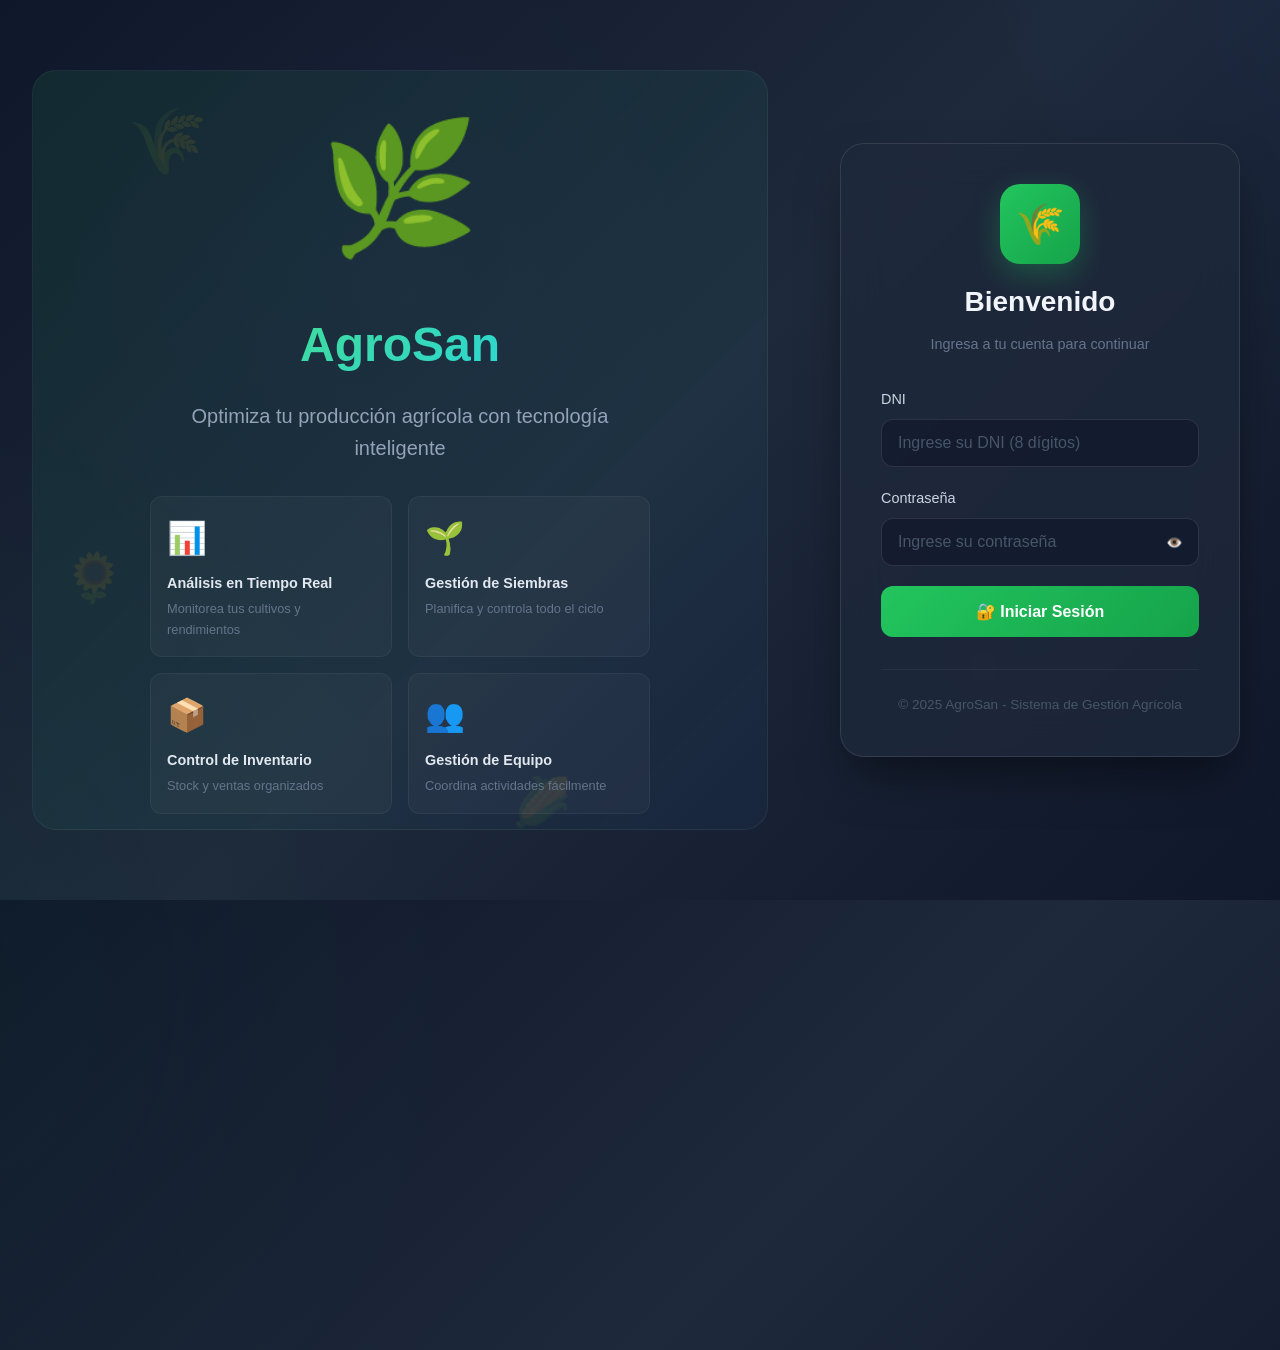
<file: Frontend/index.html>
<!DOCTYPE html>
<html lang="es">
<head>
  <meta charset="UTF-8">
  <meta name="viewport" content="width=device-width, initial-scale=1.0">
  <title>AgroSan - Inicio de Sesión</title>
  <link rel="stylesheet" href="css/styles.css">
  <style>
    .login-page {
      min-height: 100vh;
      display: flex;
      background: linear-gradient(135deg, #0f172a 0%, #1e293b 50%, #0f172a 100%);
      position: relative;
      overflow: hidden;
    }
    
    /* Elementos decorativos de fondo */
    .login-page::before {
      content: '';
      position: absolute;
      top: -50%;
      left: -50%;
      width: 200%;
      height: 200%;
      background: 
        radial-gradient(circle at 20% 80%, rgba(34, 197, 94, 0.15) 0%, transparent 25%),
        radial-gradient(circle at 80% 20%, rgba(59, 130, 246, 0.1) 0%, transparent 25%),
        radial-gradient(circle at 40% 40%, rgba(168, 85, 247, 0.08) 0%, transparent 20%);
      animation: float 20s ease-in-out infinite;
    }
    
    @keyframes float {
      0%, 100% { transform: translate(0, 0) rotate(0deg); }
      33% { transform: translate(2%, 2%) rotate(1deg); }
      66% { transform: translate(-1%, 1%) rotate(-1deg); }
    }
    
    /* Panel izquierdo con imagen */
    .login-left {
      flex: 1;
      display: flex;
      flex-direction: column;
      justify-content: center;
      align-items: center;
      padding: 3rem;
      position: relative;
      z-index: 1;
    }
    
    .login-left::before {
      content: '';
      position: absolute;
      inset: 2rem;
      background: linear-gradient(135deg, rgba(34, 197, 94, 0.1), rgba(59, 130, 246, 0.05));
      border-radius: 24px;
      border: 1px solid rgba(255,255,255,0.05);
    }
    
    .hero-content {
      position: relative;
      z-index: 1;
      text-align: center;
      color: white;
      max-width: 500px;
    }
    
    .hero-icon {
      font-size: 8rem;
      margin-bottom: 1rem;
      animation: bounce 3s ease-in-out infinite;
    }
    
    @keyframes bounce {
      0%, 100% { transform: translateY(0); }
      50% { transform: translateY(-10px); }
    }
    
    .hero-title {
      font-size: 3rem;
      font-weight: 800;
      margin: 0;
      background: linear-gradient(135deg, #4ade80, #22d3ee);
      -webkit-background-clip: text;
      -webkit-text-fill-color: transparent;
      background-clip: text;
    }
    
    .hero-subtitle {
      font-size: 1.25rem;
      color: #94a3b8;
      margin: 1rem 0 2rem 0;
    }
    
    .features {
      display: grid;
      grid-template-columns: repeat(2, 1fr);
      gap: 1rem;
      margin-top: 2rem;
    }
    
    .feature {
      background: rgba(255,255,255,0.03);
      border: 1px solid rgba(255,255,255,0.05);
      border-radius: 12px;
      padding: 1rem;
      text-align: left;
    }
    
    .feature-icon {
      font-size: 2rem;
      margin-bottom: 0.5rem;
    }
    
    .feature-title {
      font-weight: 600;
      color: #e2e8f0;
      margin: 0 0 0.25rem 0;
      font-size: 0.9rem;
    }
    
    .feature-desc {
      color: #64748b;
      font-size: 0.8rem;
      margin: 0;
    }
    
    /* Panel derecho con login */
    .login-right {
      width: 480px;
      display: flex;
      align-items: center;
      justify-content: center;
      padding: 2rem;
      position: relative;
      z-index: 1;
    }
    
    .login-card {
      width: 100%;
      max-width: 400px;
      background: rgba(30, 41, 59, 0.8);
      backdrop-filter: blur(20px);
      border: 1px solid rgba(255,255,255,0.1);
      border-radius: 24px;
      padding: 2.5rem;
      box-shadow: 0 25px 50px -12px rgba(0, 0, 0, 0.5);
    }
    
    .login-header {
      text-align: center;
      margin-bottom: 2rem;
    }
    
    .login-header .logo {
      width: 80px;
      height: 80px;
      margin: 0 auto 1rem;
      background: linear-gradient(135deg, #22c55e, #16a34a);
      border-radius: 20px;
      display: flex;
      align-items: center;
      justify-content: center;
      font-size: 2.5rem;
      box-shadow: 0 10px 30px rgba(34, 197, 94, 0.3);
    }
    
    .login-header h1 {
      margin: 0;
      font-size: 1.75rem;
      color: #f1f5f9;
    }
    
    .login-header p {
      margin: 0.5rem 0 0 0;
      color: #64748b;
    }
    
    .form-group {
      margin-bottom: 1.25rem;
    }
    
    .form-group label {
      display: block;
      margin-bottom: 0.5rem;
      color: #cbd5e1;
      font-weight: 500;
      font-size: 0.9rem;
    }
    
    .form-group input {
      width: 100%;
      padding: 0.875rem 1rem;
      background: rgba(15, 23, 42, 0.6);
      border: 1px solid rgba(255,255,255,0.1);
      border-radius: 12px;
      color: #f1f5f9;
      font-size: 1rem;
      transition: all 0.3s;
    }
    
    .form-group input:focus {
      outline: none;
      border-color: #22c55e;
      box-shadow: 0 0 0 3px rgba(34, 197, 94, 0.1);
    }
    
    .form-group input::placeholder {
      color: #475569;
    }
    
    .password-input {
      position: relative;
    }
    
    .password-input input {
      padding-right: 3rem;
    }
    
    .toggle-password {
      position: absolute;
      right: 1rem;
      top: 50%;
      transform: translateY(-50%);
      background: none;
      border: none;
      color: #64748b;
      cursor: pointer;
      padding: 0;
    }
    
    .toggle-password:hover {
      color: #94a3b8;
    }
    
    .btn-block {
      width: 100%;
      padding: 1rem;
      background: linear-gradient(135deg, #22c55e, #16a34a);
      border: none;
      border-radius: 12px;
      color: white;
      font-size: 1rem;
      font-weight: 600;
      cursor: pointer;
      transition: all 0.3s;
      display: flex;
      align-items: center;
      justify-content: center;
      gap: 0.5rem;
    }
    
    .btn-block:hover {
      transform: translateY(-2px);
      box-shadow: 0 10px 30px rgba(34, 197, 94, 0.3);
    }
    
    .btn-block:disabled {
      opacity: 0.7;
      cursor: not-allowed;
      transform: none;
    }
    
    .error-message {
      background: rgba(239, 68, 68, 0.1);
      border: 1px solid rgba(239, 68, 68, 0.3);
      color: #fca5a5;
      padding: 0.75rem 1rem;
      border-radius: 8px;
      margin-bottom: 1rem;
      font-size: 0.9rem;
    }
    
    .login-footer {
      text-align: center;
      margin-top: 2rem;
      padding-top: 1.5rem;
      border-top: 1px solid rgba(255,255,255,0.05);
    }
    
    .login-footer p {
      color: #475569;
      font-size: 0.85rem;
      margin: 0;
    }
    
    /* Ilustraciones flotantes */
    .floating-elements {
      position: absolute;
      inset: 0;
      pointer-events: none;
      overflow: hidden;
    }
    
    .floating-element {
      position: absolute;
      opacity: 0.1;
      animation: floatElement 15s ease-in-out infinite;
    }
    
    .floating-element:nth-child(1) { top: 10%; left: 10%; font-size: 4rem; animation-delay: 0s; }
    .floating-element:nth-child(2) { top: 60%; left: 5%; font-size: 3rem; animation-delay: 2s; }
    .floating-element:nth-child(3) { top: 30%; left: 80%; font-size: 3.5rem; animation-delay: 4s; }
    .floating-element:nth-child(4) { top: 70%; left: 75%; font-size: 2.5rem; animation-delay: 6s; }
    .floating-element:nth-child(5) { top: 85%; left: 40%; font-size: 3rem; animation-delay: 8s; }
    
    @keyframes floatElement {
      0%, 100% { transform: translateY(0) rotate(0deg); }
      50% { transform: translateY(-20px) rotate(10deg); }
    }
    
    /* Responsive */
    @media (max-width: 900px) {
      .login-left { display: none; }
      .login-right { width: 100%; }
    }
  </style>
</head>
<body class="login-page">
  <!-- Elementos flotantes decorativos -->
  <div class="floating-elements">
    <div class="floating-element">🌾</div>
    <div class="floating-element">🌻</div>
    <div class="floating-element">🥕</div>
    <div class="floating-element">🍅</div>
    <div class="floating-element">🌽</div>
  </div>

  <!-- Panel izquierdo - Hero -->
  <div class="login-left">
    <div class="hero-content">
      <div class="hero-icon">🌿</div>
      <h1 class="hero-title">AgroSan</h1>
      <p class="hero-subtitle">Optimiza tu producción agrícola con tecnología inteligente</p>
      
      <div class="features">
        <div class="feature">
          <div class="feature-icon">📊</div>
          <h3 class="feature-title">Análisis en Tiempo Real</h3>
          <p class="feature-desc">Monitorea tus cultivos y rendimientos</p>
        </div>
        <div class="feature">
          <div class="feature-icon">🌱</div>
          <h3 class="feature-title">Gestión de Siembras</h3>
          <p class="feature-desc">Planifica y controla todo el ciclo</p>
        </div>
        <div class="feature">
          <div class="feature-icon">📦</div>
          <h3 class="feature-title">Control de Inventario</h3>
          <p class="feature-desc">Stock y ventas organizados</p>
        </div>
        <div class="feature">
          <div class="feature-icon">👥</div>
          <h3 class="feature-title">Gestión de Equipo</h3>
          <p class="feature-desc">Coordina actividades fácilmente</p>
        </div>
      </div>
    </div>
  </div>

  <!-- Panel derecho - Login -->
  <div class="login-right">
    <div class="login-card">
      <div class="login-header">
        <div class="logo">🌾</div>
        <h1>Bienvenido</h1>
        <p>Ingresa a tu cuenta para continuar</p>
      </div>
      
      <form id="loginForm" class="login-form">
        <div class="form-group">
          <label for="dni">DNI</label>
          <input 
            type="text" 
            id="dni" 
            name="dni" 
            placeholder="Ingrese su DNI (8 dígitos)"
            required
            maxlength="8"
            pattern="[0-9]{8}"
            autocomplete="username"
          >
        </div>
        
        <div class="form-group">
          <label for="password">Contraseña</label>
          <div class="password-input">
            <input 
              type="password" 
              id="password" 
              name="password" 
              placeholder="Ingrese su contraseña"
              required
              autocomplete="current-password"
            >
            <button type="button" class="toggle-password" id="togglePassword">
              👁️
            </button>
          </div>
        </div>
        
        <div id="errorMessage" class="error-message" style="display: none;"></div>
        
        <button type="submit" class="btn-block" id="loginBtn">
          <span class="btn-text">🔐 Iniciar Sesión</span>
          <span class="btn-loader" style="display: none;">Cargando...</span>
        </button>
      </form>
      
      <div class="login-footer">
        <p>© 2025 AgroSan - Sistema de Gestión Agrícola</p>
      </div>
    </div>
  </div>
  
  <script src="js/auth.js"></script>
  <script src="js/api.js"></script>
  <script>
    // Toggle password visibility
    document.getElementById('togglePassword').addEventListener('click', function() {
      const passwordInput = document.getElementById('password');
      const type = passwordInput.getAttribute('type') === 'password' ? 'text' : 'password';
      passwordInput.setAttribute('type', type);
      this.textContent = type === 'password' ? '👁️' : '🙈';
    });
    
    // Login form handler
    document.getElementById('loginForm').addEventListener('submit', async function(e) {
      e.preventDefault();
      
      const dni = document.getElementById('dni').value.trim();
      const password = document.getElementById('password').value;
      const errorMessage = document.getElementById('errorMessage');
      const loginBtn = document.getElementById('loginBtn');
      const btnText = loginBtn.querySelector('.btn-text');
      const btnLoader = loginBtn.querySelector('.btn-loader');
      
      // Reset error
      errorMessage.style.display = 'none';
      errorMessage.textContent = '';
      
      // Validate
      if (!dni || !password) {
        showError('Por favor, complete todos los campos');
        return;
      }
      
      if (!/^\d{8}$/.test(dni)) {
        showError('El DNI debe tener 8 dígitos numéricos');
        return;
      }
      
      // Show loading
      btnText.style.display = 'none';
      btnLoader.style.display = 'inline-block';
      loginBtn.disabled = true;
      
      try {
        const user = await AuthService.login(dni, password);
        if (user) {
          window.location.href = 'app.html';
        }
      } catch (error) {
        showError(error.message || 'Error al iniciar sesión. Verifique sus credenciales.');
      } finally {
        btnText.style.display = 'inline';
        btnLoader.style.display = 'none';
        loginBtn.disabled = false;
      }
    });
    
    function showError(message) {
      const errorMessage = document.getElementById('errorMessage');
      errorMessage.textContent = message;
      errorMessage.style.display = 'block';
    }
    
    // Check if already logged in
    if (AuthService.isAuthenticated()) {
      window.location.href = 'app.html';
    }
  </script>
</body>
</html>
</file>
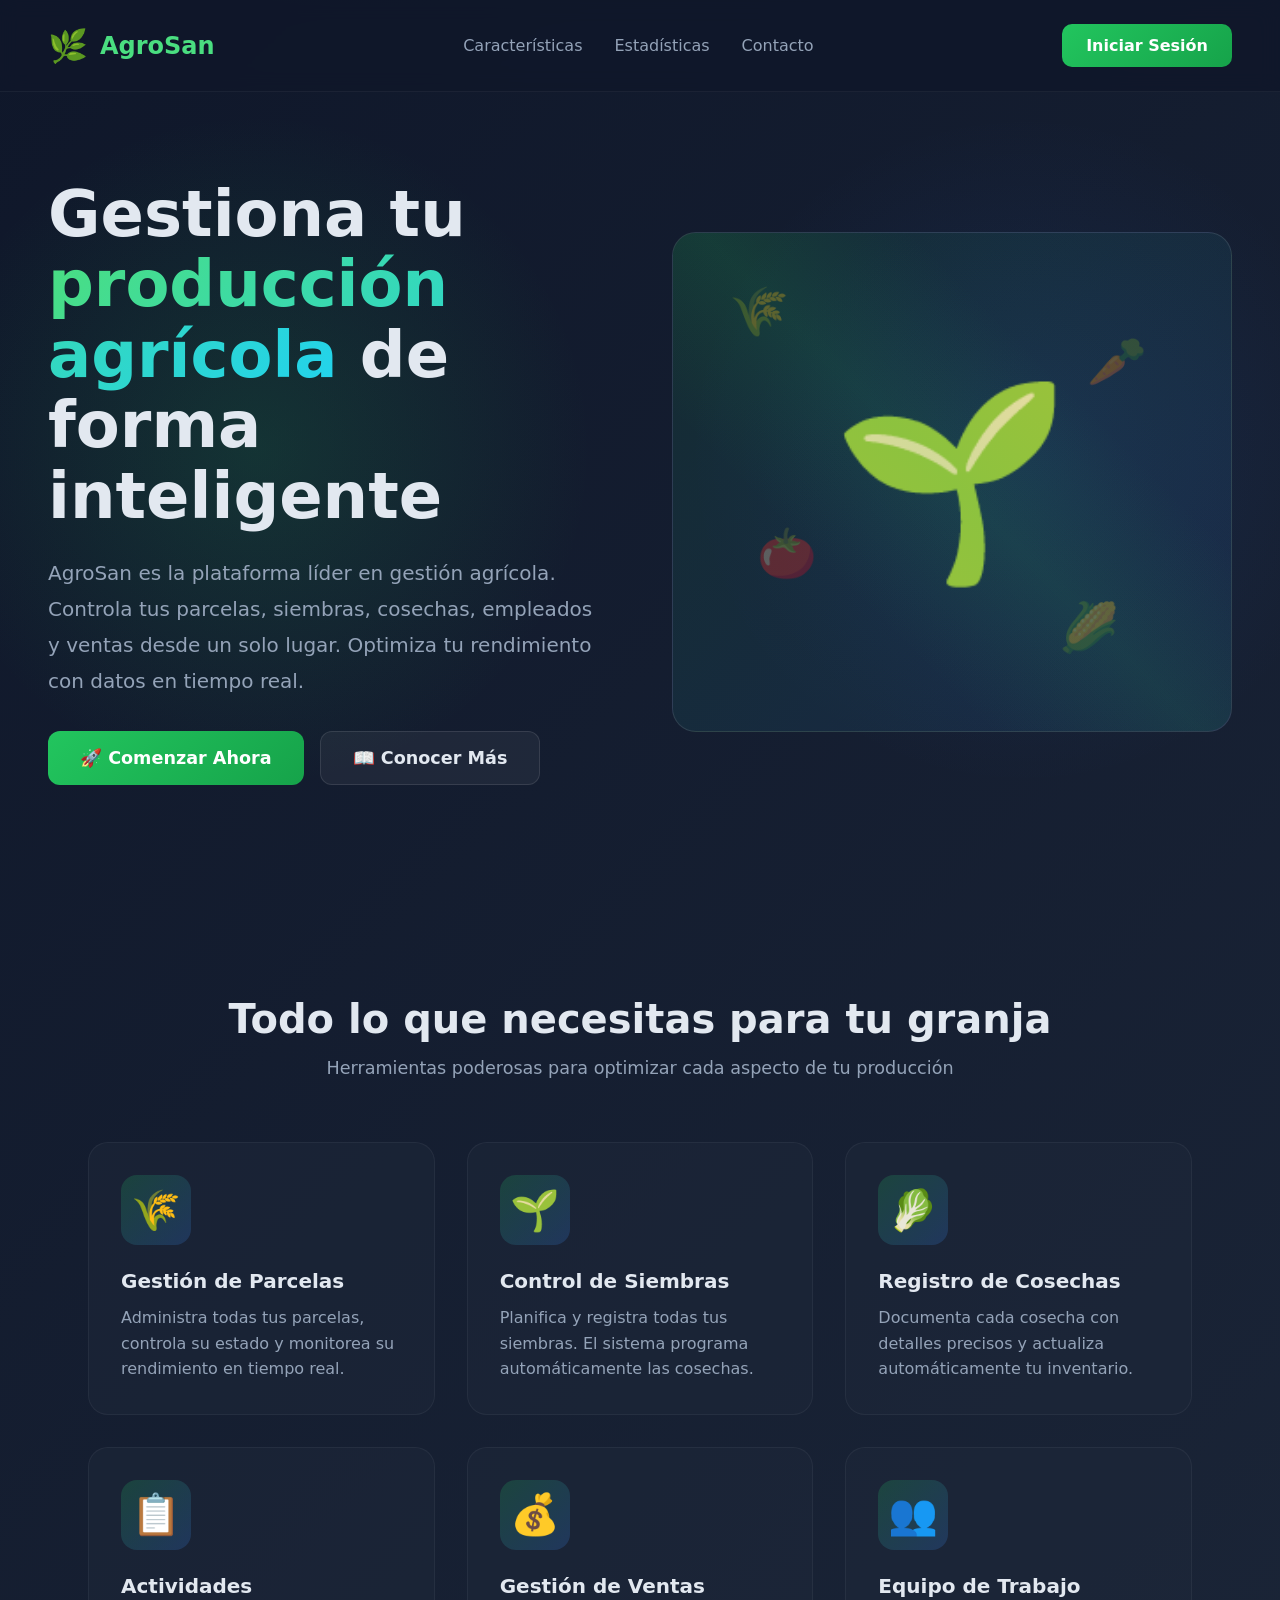
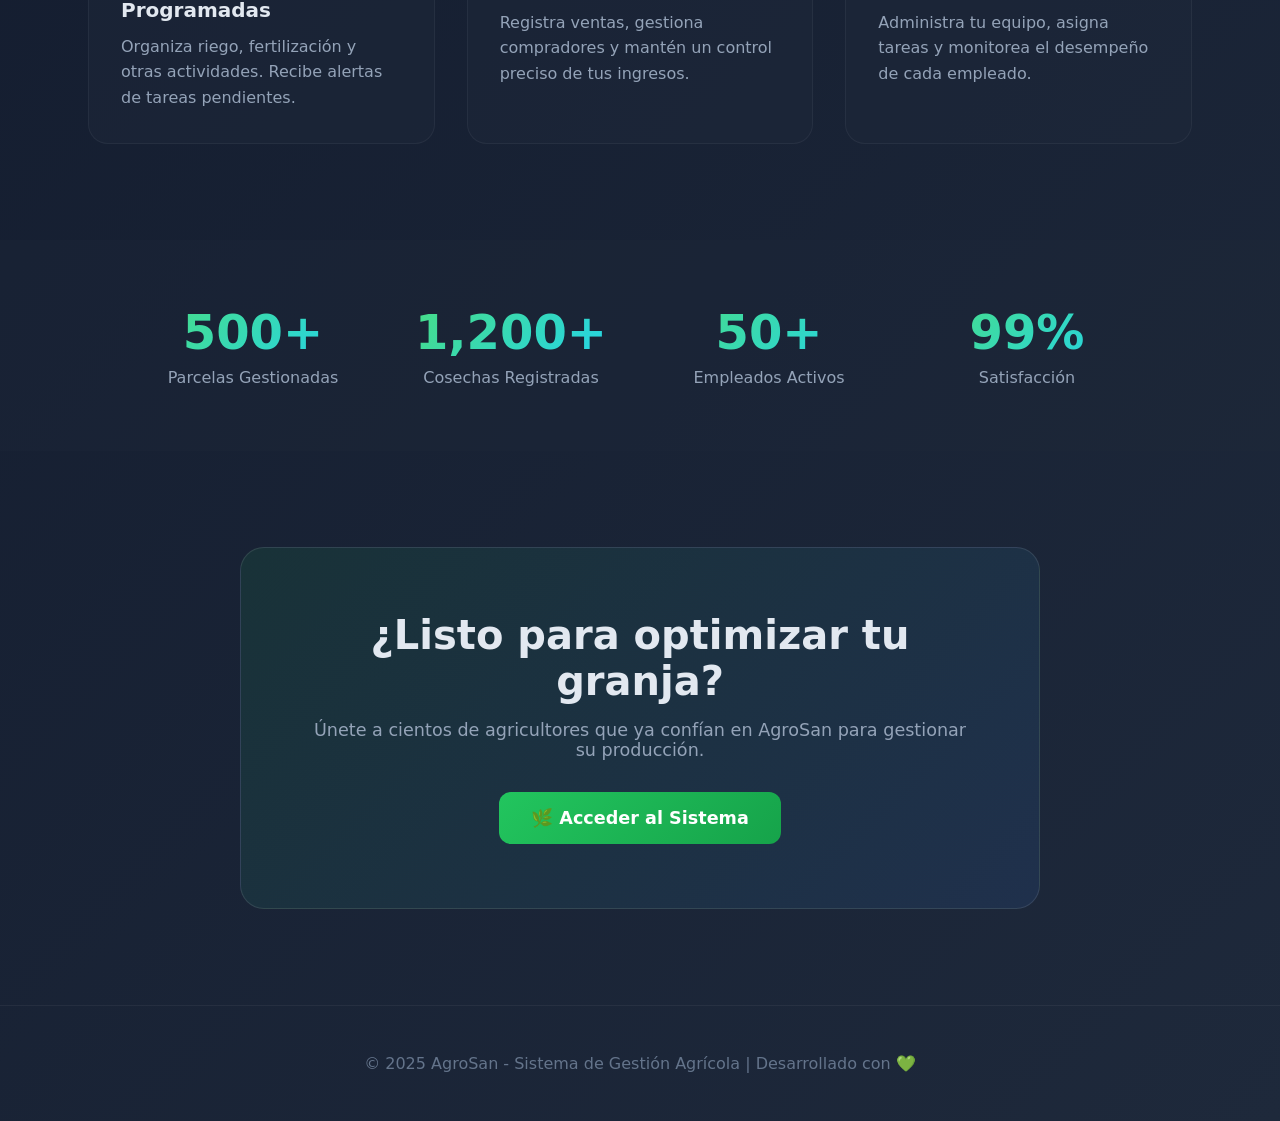
<file: Frontend/inicio/index.html>
<!DOCTYPE html>
<html lang="es">
<head>
  <meta charset="UTF-8" />
  <meta name="viewport" content="width=device-width, initial-scale=1.0" />
  <title>AgroSan - Sistema de Gestión Agrícola</title>
  <style>
    * {
      margin: 0;
      padding: 0;
      box-sizing: border-box;
    }
    
    body {
      font-family: 'Segoe UI', system-ui, -apple-system, sans-serif;
      background: linear-gradient(135deg, #0f172a 0%, #1e293b 100%);
      min-height: 100vh;
      color: #e2e8f0;
      overflow-x: hidden;
    }
    
    /* Header */
    .header {
      padding: 1.5rem 3rem;
      display: flex;
      justify-content: space-between;
      align-items: center;
      position: fixed;
      top: 0;
      left: 0;
      right: 0;
      z-index: 100;
      background: rgba(15, 23, 42, 0.8);
      backdrop-filter: blur(10px);
      border-bottom: 1px solid rgba(255,255,255,0.05);
    }
    
    .logo {
      display: flex;
      align-items: center;
      gap: 0.75rem;
      font-size: 1.5rem;
      font-weight: 700;
      color: #4ade80;
    }
    
    .logo-icon {
      font-size: 2rem;
    }
    
    .nav-links {
      display: flex;
      gap: 2rem;
    }
    
    .nav-links a {
      color: #94a3b8;
      text-decoration: none;
      font-weight: 500;
      transition: color 0.3s;
    }
    
    .nav-links a:hover {
      color: #4ade80;
    }
    
    .btn-login {
      padding: 0.75rem 1.5rem;
      background: linear-gradient(135deg, #22c55e, #16a34a);
      border: none;
      border-radius: 10px;
      color: white;
      font-weight: 600;
      text-decoration: none;
      transition: all 0.3s;
    }
    
    .btn-login:hover {
      transform: translateY(-2px);
      box-shadow: 0 10px 30px rgba(34, 197, 94, 0.3);
    }
    
    /* Hero Section */
    .hero {
      min-height: 100vh;
      display: flex;
      align-items: center;
      justify-content: center;
      padding: 8rem 3rem 4rem;
      position: relative;
    }
    
    .hero::before {
      content: '';
      position: absolute;
      top: 0;
      left: 0;
      right: 0;
      bottom: 0;
      background: 
        radial-gradient(circle at 20% 50%, rgba(34, 197, 94, 0.15) 0%, transparent 30%),
        radial-gradient(circle at 80% 50%, rgba(59, 130, 246, 0.1) 0%, transparent 30%);
      pointer-events: none;
    }
    
    .hero-content {
      max-width: 1200px;
      display: grid;
      grid-template-columns: 1fr 1fr;
      gap: 4rem;
      align-items: center;
      position: relative;
      z-index: 1;
    }
    
    .hero-text h1 {
      font-size: 4rem;
      font-weight: 800;
      line-height: 1.1;
      margin-bottom: 1.5rem;
    }
    
    .hero-text h1 span {
      background: linear-gradient(135deg, #4ade80, #22d3ee);
      -webkit-background-clip: text;
      -webkit-text-fill-color: transparent;
      background-clip: text;
    }
    
    .hero-text p {
      font-size: 1.25rem;
      color: #94a3b8;
      line-height: 1.8;
      margin-bottom: 2rem;
    }
    
    .hero-buttons {
      display: flex;
      gap: 1rem;
    }
    
    .btn-primary {
      padding: 1rem 2rem;
      background: linear-gradient(135deg, #22c55e, #16a34a);
      border: none;
      border-radius: 12px;
      color: white;
      font-size: 1.1rem;
      font-weight: 600;
      text-decoration: none;
      display: inline-flex;
      align-items: center;
      gap: 0.5rem;
      transition: all 0.3s;
    }
    
    .btn-primary:hover {
      transform: translateY(-3px);
      box-shadow: 0 15px 40px rgba(34, 197, 94, 0.4);
    }
    
    .btn-secondary {
      padding: 1rem 2rem;
      background: rgba(255,255,255,0.05);
      border: 1px solid rgba(255,255,255,0.1);
      border-radius: 12px;
      color: #e2e8f0;
      font-size: 1.1rem;
      font-weight: 600;
      text-decoration: none;
      display: inline-flex;
      align-items: center;
      gap: 0.5rem;
      transition: all 0.3s;
    }
    
    .btn-secondary:hover {
      background: rgba(255,255,255,0.1);
      border-color: rgba(255,255,255,0.2);
    }
    
    /* Hero Image/Illustration */
    .hero-visual {
      position: relative;
    }
    
    .hero-image {
      width: 100%;
      height: 500px;
      background: linear-gradient(135deg, rgba(34, 197, 94, 0.1), rgba(59, 130, 246, 0.1));
      border-radius: 24px;
      border: 1px solid rgba(255,255,255,0.1);
      display: flex;
      align-items: center;
      justify-content: center;
      position: relative;
      overflow: hidden;
    }
    
    .hero-image::before {
      content: '';
      position: absolute;
      inset: 0;
      background: 
        linear-gradient(45deg, transparent 30%, rgba(34, 197, 94, 0.1) 50%, transparent 70%);
      animation: shimmer 3s infinite;
    }
    
    @keyframes shimmer {
      0% { transform: translateX(-100%); }
      100% { transform: translateX(100%); }
    }
    
    .hero-emoji {
      font-size: 12rem;
      animation: float 4s ease-in-out infinite;
    }
    
    @keyframes float {
      0%, 100% { transform: translateY(0); }
      50% { transform: translateY(-20px); }
    }
    
    .floating-icons {
      position: absolute;
      inset: 0;
    }
    
    .floating-icon {
      position: absolute;
      font-size: 3rem;
      opacity: 0.3;
      animation: floatIcon 8s ease-in-out infinite;
    }
    
    .floating-icon:nth-child(1) { top: 10%; left: 10%; animation-delay: 0s; }
    .floating-icon:nth-child(2) { top: 20%; right: 15%; animation-delay: 1s; }
    .floating-icon:nth-child(3) { bottom: 30%; left: 15%; animation-delay: 2s; }
    .floating-icon:nth-child(4) { bottom: 15%; right: 20%; animation-delay: 3s; }
    
    @keyframes floatIcon {
      0%, 100% { transform: translateY(0) rotate(0deg); }
      50% { transform: translateY(-15px) rotate(10deg); }
    }
    
    /* Features Section */
    .features {
      padding: 6rem 3rem;
      max-width: 1200px;
      margin: 0 auto;
    }
    
    .section-title {
      text-align: center;
      margin-bottom: 4rem;
    }
    
    .section-title h2 {
      font-size: 2.5rem;
      margin-bottom: 1rem;
    }
    
    .section-title p {
      color: #94a3b8;
      font-size: 1.1rem;
    }
    
    .features-grid {
      display: grid;
      grid-template-columns: repeat(3, 1fr);
      gap: 2rem;
    }
    
    .feature-card {
      background: rgba(30, 41, 59, 0.5);
      border: 1px solid rgba(255,255,255,0.05);
      border-radius: 20px;
      padding: 2rem;
      transition: all 0.3s;
    }
    
    .feature-card:hover {
      transform: translateY(-5px);
      border-color: rgba(74, 222, 128, 0.3);
      box-shadow: 0 20px 40px rgba(0,0,0,0.2);
    }
    
    .feature-icon {
      width: 70px;
      height: 70px;
      background: linear-gradient(135deg, rgba(34, 197, 94, 0.2), rgba(59, 130, 246, 0.2));
      border-radius: 16px;
      display: flex;
      align-items: center;
      justify-content: center;
      font-size: 2.5rem;
      margin-bottom: 1.5rem;
    }
    
    .feature-card h3 {
      font-size: 1.25rem;
      margin-bottom: 0.75rem;
    }
    
    .feature-card p {
      color: #94a3b8;
      line-height: 1.6;
    }
    
    /* Stats Section */
    .stats {
      padding: 4rem 3rem;
      background: rgba(30, 41, 59, 0.3);
    }
    
    .stats-grid {
      max-width: 1000px;
      margin: 0 auto;
      display: grid;
      grid-template-columns: repeat(4, 1fr);
      gap: 2rem;
    }
    
    .stat-item {
      text-align: center;
    }
    
    .stat-value {
      font-size: 3rem;
      font-weight: 800;
      background: linear-gradient(135deg, #4ade80, #22d3ee);
      -webkit-background-clip: text;
      -webkit-text-fill-color: transparent;
      background-clip: text;
    }
    
    .stat-label {
      color: #94a3b8;
      margin-top: 0.5rem;
    }
    
    /* CTA Section */
    .cta {
      padding: 6rem 3rem;
      text-align: center;
    }
    
    .cta-box {
      max-width: 800px;
      margin: 0 auto;
      background: linear-gradient(135deg, rgba(34, 197, 94, 0.1), rgba(59, 130, 246, 0.1));
      border: 1px solid rgba(255,255,255,0.1);
      border-radius: 24px;
      padding: 4rem;
    }
    
    .cta h2 {
      font-size: 2.5rem;
      margin-bottom: 1rem;
    }
    
    .cta p {
      color: #94a3b8;
      font-size: 1.1rem;
      margin-bottom: 2rem;
    }
    
    /* Footer */
    .footer {
      padding: 3rem;
      text-align: center;
      border-top: 1px solid rgba(255,255,255,0.05);
    }
    
    .footer p {
      color: #64748b;
    }
    
    /* Responsive */
    @media (max-width: 900px) {
      .hero-content { grid-template-columns: 1fr; text-align: center; }
      .hero-text h1 { font-size: 2.5rem; }
      .hero-visual { display: none; }
      .hero-buttons { justify-content: center; }
      .features-grid { grid-template-columns: 1fr; }
      .stats-grid { grid-template-columns: repeat(2, 1fr); }
      .nav-links { display: none; }
    }
  </style>
</head>

<body>
  <!-- Header -->
  <header class="header">
    <div class="logo">
      <span class="logo-icon">🌿</span>
      AgroSan
    </div>
    <nav class="nav-links">
      <a href="#features">Características</a>
      <a href="#stats">Estadísticas</a>
      <a href="#contact">Contacto</a>
    </nav>
    <a href="../index.html" class="btn-login">Iniciar Sesión</a>
  </header>

  <!-- Hero Section -->
  <section class="hero">
    <div class="hero-content">
      <div class="hero-text">
        <h1>Gestiona tu <span>producción agrícola</span> de forma inteligente</h1>
        <p>AgroSan es la plataforma líder en gestión agrícola. Controla tus parcelas, siembras, cosechas, empleados y ventas desde un solo lugar. Optimiza tu rendimiento con datos en tiempo real.</p>
        <div class="hero-buttons">
          <a href="../index.html" class="btn-primary">
            🚀 Comenzar Ahora
          </a>
          <a href="#features" class="btn-secondary">
            📖 Conocer Más
          </a>
        </div>
      </div>
      <div class="hero-visual">
        <div class="hero-image">
          <div class="floating-icons">
            <span class="floating-icon">🌾</span>
            <span class="floating-icon">🥕</span>
            <span class="floating-icon">🍅</span>
            <span class="floating-icon">🌽</span>
          </div>
          <div class="hero-emoji">🌱</div>
        </div>
      </div>
    </div>
  </section>

  <!-- Features Section -->
  <section class="features" id="features">
    <div class="section-title">
      <h2>Todo lo que necesitas para tu granja</h2>
      <p>Herramientas poderosas para optimizar cada aspecto de tu producción</p>
    </div>
    <div class="features-grid">
      <div class="feature-card">
        <div class="feature-icon">🌾</div>
        <h3>Gestión de Parcelas</h3>
        <p>Administra todas tus parcelas, controla su estado y monitorea su rendimiento en tiempo real.</p>
      </div>
      <div class="feature-card">
        <div class="feature-icon">🌱</div>
        <h3>Control de Siembras</h3>
        <p>Planifica y registra todas tus siembras. El sistema programa automáticamente las cosechas.</p>
      </div>
      <div class="feature-card">
        <div class="feature-icon">🥬</div>
        <h3>Registro de Cosechas</h3>
        <p>Documenta cada cosecha con detalles precisos y actualiza automáticamente tu inventario.</p>
      </div>
      <div class="feature-card">
        <div class="feature-icon">📋</div>
        <h3>Actividades Programadas</h3>
        <p>Organiza riego, fertilización y otras actividades. Recibe alertas de tareas pendientes.</p>
      </div>
      <div class="feature-card">
        <div class="feature-icon">💰</div>
        <h3>Gestión de Ventas</h3>
        <p>Registra ventas, gestiona compradores y mantén un control preciso de tus ingresos.</p>
      </div>
      <div class="feature-card">
        <div class="feature-icon">👥</div>
        <h3>Equipo de Trabajo</h3>
        <p>Administra tu equipo, asigna tareas y monitorea el desempeño de cada empleado.</p>
      </div>
    </div>
  </section>

  <!-- Stats Section -->
  <section class="stats" id="stats">
    <div class="stats-grid">
      <div class="stat-item">
        <div class="stat-value">500+</div>
        <div class="stat-label">Parcelas Gestionadas</div>
      </div>
      <div class="stat-item">
        <div class="stat-value">1,200+</div>
        <div class="stat-label">Cosechas Registradas</div>
      </div>
      <div class="stat-item">
        <div class="stat-value">50+</div>
        <div class="stat-label">Empleados Activos</div>
      </div>
      <div class="stat-item">
        <div class="stat-value">99%</div>
        <div class="stat-label">Satisfacción</div>
      </div>
    </div>
  </section>

  <!-- CTA Section -->
  <section class="cta" id="contact">
    <div class="cta-box">
      <h2>¿Listo para optimizar tu granja?</h2>
      <p>Únete a cientos de agricultores que ya confían en AgroSan para gestionar su producción.</p>
      <a href="../index.html" class="btn-primary">
        🌿 Acceder al Sistema
      </a>
    </div>
  </section>

  <!-- Footer -->
  <footer class="footer">
    <p>© 2025 AgroSan - Sistema de Gestión Agrícola | Desarrollado con 💚</p>
  </footer>
</body>
</html>
</file>
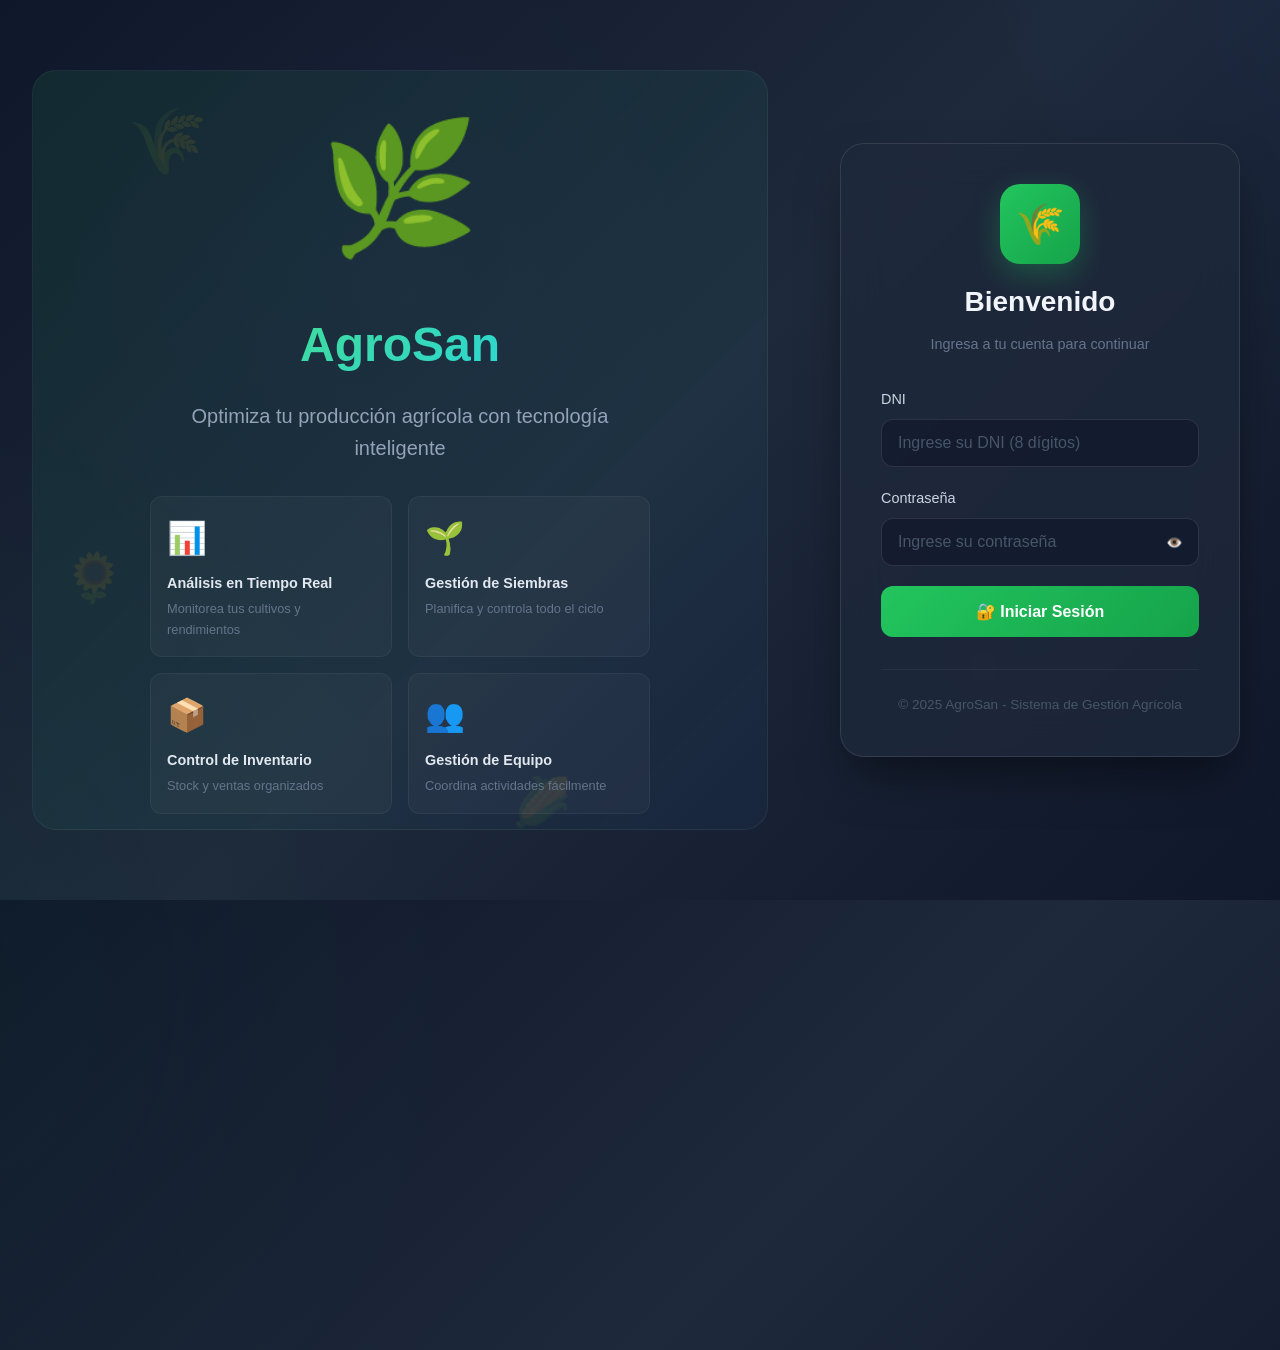
<file: Frontend/app.html>
<!DOCTYPE html>
<html lang="es">
<head>
  <meta charset="UTF-8">
  <meta name="viewport" content="width=device-width, initial-scale=1.0">
  <title>AgroSan - Sistema de Gestión</title>
  <link rel="stylesheet" href="css/styles.css">
</head>
<body>
  <div class="app-container">
    <!-- Sidebar -->
    <aside class="sidebar" id="sidebar">
      <div class="sidebar-header">
        <div class="logo">AS</div>
        <h2>AgroSan</h2>
      </div>
      
      <nav class="sidebar-nav">
        <a href="#dashboard" class="nav-item active" data-section="dashboard">
          <svg viewBox="0 0 20 20" fill="currentColor">
            <path d="M3 4a1 1 0 011-1h12a1 1 0 011 1v2a1 1 0 01-1 1H4a1 1 0 01-1-1V4zM3 10a1 1 0 011-1h6a1 1 0 011 1v6a1 1 0 01-1 1H4a1 1 0 01-1-1v-6zM14 9a1 1 0 00-1 1v6a1 1 0 001 1h2a1 1 0 001-1v-6a1 1 0 00-1-1h-2z"/>
          </svg>
          <span>Dashboard</span>
        </a>
        
        <a href="#parcelas" class="nav-item" data-section="parcelas">
          <svg viewBox="0 0 20 20" fill="currentColor">
            <path d="M10.394 2.08a1 1 0 00-.788 0l-7 3a1 1 0 000 1.84L5.25 8.051a.999.999 0 01.356-.384l3-1.5a1 1 0 00.788 0l3 1.5a.999.999 0 01.356.384l1.644.821a1 1 0 00.788 0l7-3a1 1 0 000-1.84l-7-3zM3.31 9.397L5 10.12v4.102a8.969 8.969 0 00-1.05-.174 1 1 0 01-.89-.89 11.115 11.115 0 01.25-3.762zM9.3 16.573A9.026 9.026 0 007 14.935v-3.957l1.818.909a.996.996 0 00.482.05M16.69 9.397l-1.64.82a11.115 11.115 0 01.25 3.762 1 1 0 01-.89.89 8.969 8.969 0 00-1.05.174V10.12l1.64-.82a.996.996 0 00.79-.003z"/>
          </svg>
          <span>Parcelas</span>
        </a>
        
        <a href="#siembras" class="nav-item" data-section="siembras">
          <svg viewBox="0 0 20 20" fill="currentColor">
            <path fill-rule="evenodd" d="M3 3a1 1 0 011-1h12a1 1 0 011 1v3a1 1 0 01-.293.707L12 11.414V15a1 1 0 01-.293.707l-2 2A1 1 0 018 17v-5.586L3.293 6.707A1 1 0 013 6V3z" clip-rule="evenodd"/>
          </svg>
          <span>Siembras</span>
        </a>
        
        <a href="#cosechas" class="nav-item" data-section="cosechas">
          <svg viewBox="0 0 20 20" fill="currentColor">
            <path fill-rule="evenodd" d="M6 2a1 1 0 00-1 1v1H4a2 2 0 00-2 2v10a2 2 0 002 2h12a2 2 0 002-2V6a2 2 0 00-2-2h-1V3a1 1 0 10-2 0v1H7V3a1 1 0 00-1-1zm0 5a1 1 0 000 2h8a1 1 0 100-2H6z" clip-rule="evenodd"/>
          </svg>
          <span>Cosechas</span>
        </a>
        
        <a href="#actividades" class="nav-item" data-section="actividades">
          <svg viewBox="0 0 20 20" fill="currentColor">
            <path fill-rule="evenodd" d="M6 2a1 1 0 00-1 1v1H4a2 2 0 00-2 2v10a2 2 0 002 2h12a2 2 0 002-2V6a2 2 0 00-2-2h-1V3a1 1 0 10-2 0v1H7V3a1 1 0 00-1-1zm0 5a1 1 0 000 2h8a1 1 0 100-2H6z" clip-rule="evenodd"/>
          </svg>
          <span>Actividades</span>
        </a>
        
        <a href="#ventas" class="nav-item" data-section="ventas">
          <svg viewBox="0 0 20 20" fill="currentColor">
            <path d="M3 1a1 1 0 000 2h1.22l.305 1.222a.997.997 0 00.01.042l1.358 5.43-.893.892C3.74 11.846 4.632 14 6.414 14H15a1 1 0 000-2H6.414l1-1H14a1 1 0 00.894-.553l3-6A1 1 0 0017 3H6.28l-.31-1.243A1 1 0 005 1H3zM16 16.5a1.5 1.5 0 11-3 0 1.5 1.5 0 013 0zM6.5 18a1.5 1.5 0 100-3 1.5 1.5 0 000 3z"/>
          </svg>
          <span>Ventas</span>
        </a>
        
        <a href="#empleados" class="nav-item" data-section="empleados">
          <svg viewBox="0 0 20 20" fill="currentColor">
            <path d="M9 6a3 3 0 11-6 0 3 3 0 016 0zM17 6a3 3 0 11-6 0 3 3 0 016 0zM12.93 17c.046-.327.07-.66.07-1a6.97 6.97 0 00-1.5-4.33A5 5 0 0119 16v1h-6.07zM6 11a5 5 0 015 5v1H1v-1a5 5 0 015-5z"/>
          </svg>
          <span>Empleados</span>
        </a>
        
        <a href="#alertas" class="nav-item" data-section="alertas">
          <svg viewBox="0 0 20 20" fill="currentColor">
            <path d="M10 2a6 6 0 00-6 6v3.586l-.707.707A1 1 0 004 14h12a1 1 0 00.707-1.707L16 11.586V8a6 6 0 00-6-6zM10 18a3 3 0 01-3-3h6a3 3 0 01-3 3z"/>
          </svg>
          <span>Alertas</span>
        </a>
        
        <a href="#admin" class="nav-item" data-section="admin">
          <svg viewBox="0 0 20 20" fill="currentColor">
            <path fill-rule="evenodd" d="M18 10a8 8 0 11-16 0 8 8 0 0116 0zm-6-3a2 2 0 11-4 0 2 2 0 014 0zm-2 4a5 5 0 00-4.546 2.916A5.986 5.986 0 0010 16a5.986 5.986 0 004.546-2.084A5 5 0 0010 11z" clip-rule="evenodd"/>
          </svg>
          <span>Administración</span>
        </a>
      </nav>
      
      <div class="sidebar-footer">
        <div class="user-info">
          <div class="user-avatar" id="userAvatar">U</div>
          <div class="user-details">
            <h4 id="userName">Usuario</h4>
            <p id="userRole">Empleado</p>
          </div>
        </div>
        <button class="btn btn-logout" onclick="AuthService.logout()">
          Cerrar Sesión
        </button>
      </div>
    </aside>
    
    <!-- Main Content -->
    <main class="main-content">
      <div class="topbar">
        <h1 id="pageTitle">Dashboard</h1>
        <div id="alertBadge" style="display: none;"></div>
      </div>
      
      <div class="content-area">
        <!-- Dashboard Section -->
        <section id="dashboard-section" class="section active">
          <!-- Header del Dashboard -->
          <div class="dashboard-header" style="
            background: linear-gradient(135deg, #059669 0%, #10b981 50%, #34d399 100%);
            border-radius: 16px;
            padding: 2rem;
            margin-bottom: 1.5rem;
            color: white;
            display: flex;
            justify-content: space-between;
            align-items: center;
            position: relative;
            overflow: hidden;
          ">
            <div style="position: relative; z-index: 1;">
              <h2 style="margin: 0; font-size: 1.8rem; display: flex; align-items: center; gap: 0.75rem;">
                <span style="font-size: 2rem;">🏠</span> Dashboard Principal
              </h2>
              <p style="margin: 0.5rem 0 0 0; opacity: 0.9;" id="welcomeMessage">Bienvenido al sistema de gestión agrícola</p>
            </div>
            <div style="text-align: right; position: relative; z-index: 1;">
              <div style="font-size: 0.9rem; opacity: 0.8;">Fecha actual</div>
              <div id="currentDate" style="font-weight: bold; font-size: 1.1rem;">--</div>
            </div>
            <!-- Decoración -->
            <div style="position: absolute; right: -20px; top: -20px; font-size: 8rem; opacity: 0.1;">🌾</div>
          </div>

          <!-- Estadísticas con estilo mejorado -->
          <div class="stats-grid" style="display: grid; grid-template-columns: repeat(4, 1fr); gap: 1rem; margin-bottom: 1.5rem;">
            <div class="stat-card" style="background: linear-gradient(135deg, #22c55e, #16a34a); color: white; border-radius: 16px; padding: 1.5rem; position: relative; overflow: hidden;">
              <div style="display: flex; justify-content: space-between; align-items: flex-start;">
                <div>
                  <div style="font-size: 0.85rem; opacity: 0.9; margin-bottom: 0.5rem;">Parcelas Activas</div>
                  <div style="font-size: 2.5rem; font-weight: bold;" id="statParcelas">-</div>
                  <div style="font-size: 0.8rem; opacity: 0.8; margin-top: 0.5rem;">📈 En producción</div>
                </div>
                <div style="font-size: 3rem; opacity: 0.3;">🌾</div>
              </div>
            </div>
            <div class="stat-card" style="background: linear-gradient(135deg, #f59e0b, #d97706); color: white; border-radius: 16px; padding: 1.5rem; position: relative; overflow: hidden;">
              <div style="display: flex; justify-content: space-between; align-items: flex-start;">
                <div>
                  <div style="font-size: 0.85rem; opacity: 0.9; margin-bottom: 0.5rem;">Actividades Pendientes</div>
                  <div style="font-size: 2.5rem; font-weight: bold;" id="statActividades">-</div>
                  <div style="font-size: 0.8rem; opacity: 0.8; margin-top: 0.5rem;">⏰ Por realizar</div>
                </div>
                <div style="font-size: 3rem; opacity: 0.3;">📋</div>
              </div>
            </div>
            <div class="stat-card" style="background: linear-gradient(135deg, #ef4444, #dc2626); color: white; border-radius: 16px; padding: 1.5rem; position: relative; overflow: hidden;">
              <div style="display: flex; justify-content: space-between; align-items: flex-start;">
                <div>
                  <div style="font-size: 0.85rem; opacity: 0.9; margin-bottom: 0.5rem;">Alertas Activas</div>
                  <div style="font-size: 2.5rem; font-weight: bold;" id="statAlertas">-</div>
                  <div style="font-size: 0.8rem; opacity: 0.8; margin-top: 0.5rem;">⚠️ Requieren atención</div>
                </div>
                <div style="font-size: 3rem; opacity: 0.3;">🔔</div>
              </div>
            </div>
            <div class="stat-card" style="background: linear-gradient(135deg, #8b5cf6, #7c3aed); color: white; border-radius: 16px; padding: 1.5rem; position: relative; overflow: hidden;">
              <div style="display: flex; justify-content: space-between; align-items: flex-start;">
                <div>
                  <div style="font-size: 0.85rem; opacity: 0.9; margin-bottom: 0.5rem;">Ventas del Mes</div>
                  <div style="font-size: 2.5rem; font-weight: bold;" id="statVentas">-</div>
                  <div style="font-size: 0.8rem; opacity: 0.8; margin-top: 0.5rem;">💵 Este periodo</div>
                </div>
                <div style="font-size: 3rem; opacity: 0.3;">💰</div>
              </div>
            </div>
          </div>
          
          <!-- Contenido principal en grid -->
          <div style="display: grid; grid-template-columns: 2fr 1fr; gap: 1.5rem;">
            <!-- Actividades de hoy -->
            <div class="card" style="border-radius: 16px;">
              <div class="card-header" style="display: flex; align-items: center; gap: 0.75rem;">
                <span style="font-size: 1.5rem;">📅</span>
                <h2 style="margin: 0;">Actividades de Hoy</h2>
              </div>
              <div class="card-body">
                <div id="actividadesHoyContent" class="loading">
                  <div class="loading-spinner"></div>
                  <p>Cargando...</p>
                </div>
              </div>
            </div>

            <!-- Panel lateral con info rápida -->
            <div style="display: flex; flex-direction: column; gap: 1rem;">
              <!-- Clima simulado -->
              <div class="card" style="border-radius: 16px; background: linear-gradient(135deg, #0ea5e9, #0284c7);">
                <div class="card-body" style="color: white; text-align: center; padding: 1.5rem;">
                  <div style="font-size: 4rem; margin-bottom: 0.5rem;">☀️</div>
                  <div style="font-size: 2rem; font-weight: bold;">24°C</div>
                  <div style="opacity: 0.9;">Lima, Perú</div>
                  <div style="margin-top: 1rem; padding-top: 1rem; border-top: 1px solid rgba(255,255,255,0.2); display: flex; justify-content: space-around;">
                    <div>
                      <div style="font-size: 0.8rem; opacity: 0.8;">Humedad</div>
                      <div style="font-weight: bold;">65%</div>
                    </div>
                    <div>
                      <div style="font-size: 0.8rem; opacity: 0.8;">Viento</div>
                      <div style="font-weight: bold;">12 km/h</div>
                    </div>
                  </div>
                </div>
              </div>

              <!-- Accesos rápidos -->
              <div class="card" style="border-radius: 16px;">
                <div class="card-header">
                  <h3 style="margin: 0; font-size: 1rem;">⚡ Accesos Rápidos</h3>
                </div>
                <div class="card-body" style="display: grid; gap: 0.5rem;">
                  <button onclick="showSiembraForm()" style="
                    padding: 0.75rem 1rem;
                    background: rgba(34, 197, 94, 0.1);
                    border: 1px solid rgba(34, 197, 94, 0.3);
                    border-radius: 10px;
                    color: #4ade80;
                    cursor: pointer;
                    display: flex;
                    align-items: center;
                    gap: 0.5rem;
                    font-weight: 500;
                    transition: all 0.3s;
                  ">
                    🌱 Nueva Siembra
                  </button>
                  <button onclick="showCosechaForm()" style="
                    padding: 0.75rem 1rem;
                    background: rgba(59, 130, 246, 0.1);
                    border: 1px solid rgba(59, 130, 246, 0.3);
                    border-radius: 10px;
                    color: #60a5fa;
                    cursor: pointer;
                    display: flex;
                    align-items: center;
                    gap: 0.5rem;
                    font-weight: 500;
                    transition: all 0.3s;
                  ">
                    🥬 Nueva Cosecha
                  </button>
                  <button onclick="showVentaForm()" style="
                    padding: 0.75rem 1rem;
                    background: rgba(168, 85, 247, 0.1);
                    border: 1px solid rgba(168, 85, 247, 0.3);
                    border-radius: 10px;
                    color: #c084fc;
                    cursor: pointer;
                    display: flex;
                    align-items: center;
                    gap: 0.5rem;
                    font-weight: 500;
                    transition: all 0.3s;
                  ">
                    💰 Nueva Venta
                  </button>
                </div>
              </div>

              <!-- Tip del día -->
              <div class="card" style="border-radius: 16px; background: linear-gradient(135deg, #fef3c7, #fde68a); color: #92400e;">
                <div class="card-body" style="padding: 1rem;">
                  <div style="display: flex; align-items: flex-start; gap: 0.75rem;">
                    <span style="font-size: 1.5rem;">💡</span>
                    <div>
                      <strong style="font-size: 0.9rem;">Tip del día</strong>
                      <p style="margin: 0.25rem 0 0 0; font-size: 0.85rem; opacity: 0.9;">
                        Recuerda revisar el calendario de riego para mantener tus cultivos saludables.
                      </p>
                    </div>
                  </div>
                </div>
              </div>
            </div>
          </div>
        </section>
        
        <!-- Parcelas Section -->
        <section id="parcelas-section" class="section">
          <div class="card">
            <div class="card-header">
              <h2>Gestión de Parcelas</h2>
              <button class="btn btn-primary" onclick="showParcelaForm()">+ Nueva Parcela</button>
            </div>
            <div class="card-body">
              <div class="tabs">
                <button class="tab active" onclick="loadParcelas('todas')">Todas</button>
                <button class="tab" onclick="loadParcelas('disponibles')">Disponibles</button>
                <button class="tab" onclick="loadParcelas('nodisponibles')">No Disponibles</button>
              </div>
              <div id="parcelasContent" class="loading">
                <div class="loading-spinner"></div>
                <p>Cargando parcelas...</p>
              </div>
            </div>
          </div>
        </section>
        
        <!-- Siembras Section -->
        <section id="siembras-section" class="section">
          <div class="card">
            <div class="card-header">
              <h2>Gestión de Siembras</h2>
              <button class="btn btn-primary" onclick="showSiembraForm()">+ Nueva Siembra</button>
            </div>
            <div class="card-body">
              <div id="siembrasContent" class="loading">
                <div class="loading-spinner"></div>
                <p>Cargando siembras...</p>
              </div>
            </div>
          </div>
        </section>
        
        <!-- Cosechas Section -->
        <section id="cosechas-section" class="section">
          <div class="card">
            <div class="card-header">
              <h2>Gestión de Cosechas</h2>
              <button class="btn btn-primary" onclick="showCosechaForm()">+ Nueva Cosecha</button>
            </div>
            <div class="card-body">
              <div id="cosechasContent" class="loading">
                <div class="loading-spinner"></div>
                <p>Cargando cosechas...</p>
              </div>
            </div>
          </div>
        </section>
        
        <!-- Actividades Section -->
        <section id="actividades-section" class="section">
          <div class="card">
            <div class="card-header">
              <h2>Gestión de Actividades</h2>
              <button class="btn btn-primary" onclick="showActividadForm()">+ Programar Actividad</button>
            </div>
            <div class="card-body">
              <div class="tabs">
                <button class="tab active" onclick="loadActividades('pendientes')">Pendientes</button>
                <button class="tab" onclick="loadActividades('hoy')">Hoy</button>
                <button class="tab" onclick="loadActividades('todas')">Todas</button>
              </div>
              <div id="actividadesContent" class="loading">
                <div class="loading-spinner"></div>
                <p>Cargando actividades...</p>
              </div>
            </div>
          </div>
        </section>
        
        <!-- Ventas Section -->
        <section id="ventas-section" class="section">
          <div class="card">
            <div class="card-header">
              <h2>Gestión de Ventas</h2>
              <button class="btn btn-primary" onclick="showVentaForm()">+ Nueva Venta</button>
            </div>
            <div class="card-body">
              <div id="ventasContent" class="loading">
                <div class="loading-spinner"></div>
                <p>Cargando ventas...</p>
              </div>
            </div>
          </div>
        </section>
        
        <!-- Empleados Section -->
        <section id="empleados-section" class="section">
          <div class="card">
            <div class="card-header">
              <h2>Gestión de Empleados</h2>
              <button class="btn btn-primary" onclick="showEmpleadoForm()">+ Nuevo Empleado</button>
            </div>
            <div class="card-body">
              <div class="tabs">
                <button class="tab active" onclick="loadEmpleados('todos')">Todos</button>
                <button class="tab" onclick="loadEmpleados('activos')">Activos</button>
                <button class="tab" onclick="loadEmpleados('vacaciones')">Vacaciones</button>
                <button class="tab" onclick="loadEmpleados('retirados')">Retirados</button>
              </div>
              <div id="empleadosContent" class="loading">
                <div class="loading-spinner"></div>
                <p>Cargando empleados...</p>
              </div>
            </div>
          </div>
        </section>
        
        <!-- Alertas Section -->
        <section id="alertas-section" class="section">
          <div class="card">
            <div class="card-header">
              <h2>Alertas del Sistema</h2>
            </div>
            <div class="card-body">
              <div id="alertasContent" class="loading">
                <div class="loading-spinner"></div>
                <p>Cargando alertas...</p>
              </div>
            </div>
          </div>
        </section>
        
        <!-- Admin Section -->
        <section id="admin-section" class="section">
          <!-- Header con información del admin -->
          <div class="admin-header" style="
            background: linear-gradient(135deg, #667eea 0%, #764ba2 100%);
            border-radius: 16px;
            padding: 2rem;
            margin-bottom: 1.5rem;
            color: white;
            display: flex;
            justify-content: space-between;
            align-items: center;
          ">
            <div>
              <h2 style="margin: 0; font-size: 1.8rem;">🛡️ Panel de Administración</h2>
              <p style="margin: 0.5rem 0 0 0; opacity: 0.9;">Bienvenido al centro de control de AgroSan</p>
            </div>
            <div style="text-align: right;">
              <div style="font-size: 0.9rem; opacity: 0.8;">Última actualización</div>
              <div id="adminLastUpdate" style="font-weight: bold;">--</div>
            </div>
          </div>

          <!-- Estadísticas principales con iconos -->
          <div class="stats-grid" style="display: grid; grid-template-columns: repeat(4, 1fr); gap: 1rem; margin-bottom: 1.5rem;">
            <div class="stat-card" style="background: linear-gradient(135deg, #11998e, #38ef7d); color: white; border-radius: 12px; padding: 1.5rem;">
              <div style="display: flex; justify-content: space-between; align-items: center;">
                <div>
                  <div style="font-size: 0.85rem; opacity: 0.9;">Total Parcelas</div>
                  <div style="font-size: 2.5rem; font-weight: bold;" id="adminTotalParcelas">-</div>
                </div>
                <div style="font-size: 3rem; opacity: 0.3;">🌾</div>
              </div>
            </div>
            <div class="stat-card" style="background: linear-gradient(135deg, #f093fb, #f5576c); color: white; border-radius: 12px; padding: 1.5rem;">
              <div style="display: flex; justify-content: space-between; align-items: center;">
                <div>
                  <div style="font-size: 0.85rem; opacity: 0.9;">Total Siembras</div>
                  <div style="font-size: 2.5rem; font-weight: bold;" id="adminTotalSiembras">-</div>
                </div>
                <div style="font-size: 3rem; opacity: 0.3;">🌱</div>
              </div>
            </div>
            <div class="stat-card" style="background: linear-gradient(135deg, #4facfe, #00f2fe); color: white; border-radius: 12px; padding: 1.5rem;">
              <div style="display: flex; justify-content: space-between; align-items: center;">
                <div>
                  <div style="font-size: 0.85rem; opacity: 0.9;">Total Cosechas</div>
                  <div style="font-size: 2.5rem; font-weight: bold;" id="adminTotalCosechas">-</div>
                </div>
                <div style="font-size: 3rem; opacity: 0.3;">🥬</div>
              </div>
            </div>
            <div class="stat-card" style="background: linear-gradient(135deg, #fa709a, #fee140); color: white; border-radius: 12px; padding: 1.5rem;">
              <div style="display: flex; justify-content: space-between; align-items: center;">
                <div>
                  <div style="font-size: 0.85rem; opacity: 0.9;">Total Ventas</div>
                  <div style="font-size: 2.5rem; font-weight: bold;" id="adminTotalVentas">-</div>
                </div>
                <div style="font-size: 3rem; opacity: 0.3;">💰</div>
              </div>
            </div>
          </div>

          <!-- Gráficos y análisis -->
          <div style="display: grid; grid-template-columns: 1fr 1fr; gap: 1.5rem; margin-bottom: 1.5rem;">
            <!-- Gráfico circular de parcelas -->
            <div class="card" style="border-radius: 12px;">
              <div class="card-header">
                <h3 style="margin: 0;">📊 Estado de Parcelas</h3>
              </div>
              <div class="card-body" style="display: flex; align-items: center; gap: 2rem;">
                <div id="parcelasChart" style="width: 150px; height: 150px; position: relative;">
                  <!-- Gráfico circular CSS -->
                </div>
                <div id="parcelasLegend">
                  <!-- Leyenda -->
                </div>
              </div>
            </div>

            <!-- Gráfico de barras de actividad -->
            <div class="card" style="border-radius: 12px;">
              <div class="card-header">
                <h3 style="margin: 0;">📈 Actividad Mensual</h3>
              </div>
              <div class="card-body">
                <div id="actividadBars" style="display: flex; align-items: flex-end; gap: 0.5rem; height: 150px;">
                  <!-- Barras de gráfico -->
                </div>
              </div>
            </div>
          </div>

          <!-- Resumen de empleados y equipo -->
          <div style="display: grid; grid-template-columns: 1fr 1fr; gap: 1.5rem;">
            <!-- Equipo -->
            <div class="card" style="border-radius: 12px;">
              <div class="card-header">
                <h3 style="margin: 0;">👥 Equipo de Trabajo</h3>
              </div>
              <div class="card-body" id="adminEquipo">
                <!-- Contenido dinámico -->
              </div>
            </div>

            <!-- Espacio para imagen o logo -->
            <div class="card" style="border-radius: 12px; background: linear-gradient(135deg, #1a1a2e 0%, #16213e 100%);">
              <div class="card-body" style="display: flex; flex-direction: column; align-items: center; justify-content: center; min-height: 200px; text-align: center;">
                <div style="font-size: 5rem; margin-bottom: 1rem;">🌿</div>
                <h2 style="color: #4ade80; margin: 0;">AgroSan</h2>
                <p style="color: #94a3b8; margin: 0.5rem 0 0 0;">Sistema de Gestión Agrícola</p>
                <div style="margin-top: 1rem; padding: 0.5rem 1rem; background: rgba(74, 222, 128, 0.1); border-radius: 20px; color: #4ade80; font-size: 0.85rem;">
                  v2.0 - Diciembre 2025
                </div>
              </div>
            </div>
          </div>
        </section>
      </div>
    </main>
  </div>
  
  <!-- Toast Container -->
  <div class="toast-container"></div>
  
  <!-- Modals will be inserted here dynamically -->
  <div id="modalContainer"></div>
  
  <script src="js/auth.js"></script>
  <script src="js/api.js"></script>
  <script src="js/utils.js"></script>
  <script src="js/modals.js"></script>
  <script src="js/app.js"></script>
</body>
</html>
</file>
<file: Frontend/css/styles.css>
/* ============================================
   VARIABLES Y RESET
   ============================================ */
:root {
  --primary-color: #2e7d32;
  --primary-dark: #1b5e20;
  --primary-light: #4caf50;
  --secondary-color: #66bb6a;
  --accent-color: #81c784;
  --background: #f5f5f5;
  --surface: #ffffff;
  --text-primary: #212121;
  --text-secondary: #757575;
  --border-color: #e0e0e0;
  --error-color: #d32f2f;
  --success-color: #388e3c;
  --warning-color: #f57c00;
  --info-color: #1976d2;
  --shadow-sm: 0 2px 4px rgba(0,0,0,0.1);
  --shadow-md: 0 4px 6px rgba(0,0,0,0.1);
  --shadow-lg: 0 10px 20px rgba(0,0,0,0.15);
  --radius: 8px;
  --radius-lg: 12px;
  --transition: all 0.3s ease;
}

* {
  margin: 0;
  padding: 0;
  box-sizing: border-box;
}

body {
  font-family: -apple-system, BlinkMacSystemFont, 'Segoe UI', Roboto, 'Helvetica Neue', Arial, sans-serif;
  background: var(--background);
  color: var(--text-primary);
  line-height: 1.6;
}

/* Estilos para página de inicio simple */
.contenedor {
  background: rgba(255, 255, 255, 0.95);
  padding: 40px 60px;
  border-radius: 12px;
  text-align: center;
  box-shadow: 0 4px 15px rgba(0,0,0,0.2);
  animation: aparecer 1s ease;
  max-width: 500px;
  margin: 0 auto;
}

.contenedor h1 {
  font-size: 2.5rem;
  margin-bottom: 10px;
  color: var(--primary-color);
  font-weight: bold;
}

.contenedor p {
  font-size: 1.2rem;
  color: var(--text-secondary);
  margin-bottom: 30px;
}

.contenedor .boton {
  display: inline-block;
  padding: 12px 25px;
  font-size: 1.1rem;
  background-color: var(--primary-color);
  color: #fff;
  text-decoration: none;
  border-radius: 6px;
  transition: background 0.3s;
}

.contenedor .boton:hover {
  background-color: var(--primary-dark);
}

/* ============================================
   LOGIN PAGE
   ============================================ */
.login-page {
  min-height: 100vh;
  display: flex;
  align-items: center;
  justify-content: center;
  background: linear-gradient(135deg, #667eea 0%, #764ba2 100%);
  position: relative;
  overflow: hidden;
}

.login-page::before {
  content: '';
  position: absolute;
  top: 0;
  left: 0;
  right: 0;
  bottom: 0;
  background: url('data:image/svg+xml,<svg width="100" height="100" xmlns="http://www.w3.org/2000/svg"><defs><pattern id="grid" width="100" height="100" patternUnits="userSpaceOnUse"><path d="M 100 0 L 0 0 0 100" fill="none" stroke="rgba(255,255,255,0.05)" stroke-width="1"/></pattern></defs><rect width="100%" height="100%" fill="url(%23grid)"/></svg>');
  opacity: 0.3;
}

.login-container {
  position: relative;
  z-index: 1;
  width: 100%;
  max-width: 420px;
  padding: 20px;
}

.login-card {
  background: var(--surface);
  border-radius: var(--radius-lg);
  padding: 40px;
  box-shadow: var(--shadow-lg);
  animation: slideUp 0.5s ease;
}

@keyframes slideUp {
  from {
    opacity: 0;
    transform: translateY(30px);
  }
  to {
    opacity: 1;
    transform: translateY(0);
  }
}

.login-header {
  text-align: center;
  margin-bottom: 30px;
}

.logo {
  margin-bottom: 15px;
  display: flex;
  justify-content: center;
}

.login-header h1 {
  font-size: 2rem;
  color: var(--primary-color);
  margin-bottom: 5px;
  font-weight: 700;
}

.login-header p {
  color: var(--text-secondary);
  font-size: 0.9rem;
}

.login-form {
  margin-bottom: 20px;
}

.form-group {
  margin-bottom: 20px;
}

.form-group label {
  display: block;
  margin-bottom: 8px;
  color: var(--text-primary);
  font-weight: 500;
  font-size: 0.9rem;
}

.form-group input,
.form-group select,
.form-group textarea {
  width: 100%;
  padding: 12px 16px;
  border: 2px solid var(--border-color);
  border-radius: var(--radius);
  font-size: 1rem;
  transition: var(--transition);
  background: var(--surface);
  color: var(--text-primary);
}

.form-group input:focus,
.form-group select:focus,
.form-group textarea:focus {
  outline: none;
  border-color: var(--primary-color);
  box-shadow: 0 0 0 3px rgba(46, 125, 50, 0.1);
}

.password-input {
  position: relative;
}

.toggle-password {
  position: absolute;
  right: 12px;
  top: 50%;
  transform: translateY(-50%);
  background: none;
  border: none;
  cursor: pointer;
  color: var(--text-secondary);
  padding: 5px;
  display: flex;
  align-items: center;
  transition: var(--transition);
}

.toggle-password:hover {
  color: var(--primary-color);
}

.btn {
  padding: 12px 24px;
  border: none;
  border-radius: var(--radius);
  font-size: 1rem;
  font-weight: 500;
  cursor: pointer;
  transition: var(--transition);
  display: inline-flex;
  align-items: center;
  justify-content: center;
  gap: 8px;
  text-decoration: none;
}

.btn-primary {
  background: var(--primary-color);
  color: white;
}

.btn-primary:hover:not(:disabled) {
  background: var(--primary-dark);
  transform: translateY(-2px);
  box-shadow: var(--shadow-md);
}

.btn-block {
  width: 100%;
}

.btn:disabled {
  opacity: 0.6;
  cursor: not-allowed;
}

.btn-loader {
  display: inline-flex;
  align-items: center;
}

.spinner {
  animation: spin 1s linear infinite;
}

@keyframes spin {
  from { transform: rotate(0deg); }
  to { transform: rotate(360deg); }
}

.error-message {
  background: #ffebee;
  color: var(--error-color);
  padding: 12px;
  border-radius: var(--radius);
  margin-bottom: 15px;
  font-size: 0.9rem;
  border-left: 4px solid var(--error-color);
}

.login-footer {
  text-align: center;
  padding-top: 20px;
  border-top: 1px solid var(--border-color);
  color: var(--text-secondary);
  font-size: 0.85rem;
}

/* ============================================
   APP LAYOUT
   ============================================ */
.app-container {
  display: flex;
  min-height: 100vh;
  background: var(--background);
}

/* Sidebar */
.sidebar {
  width: 260px;
  background: var(--surface);
  border-right: 1px solid var(--border-color);
  display: flex;
  flex-direction: column;
  position: fixed;
  height: 100vh;
  left: 0;
  top: 0;
  z-index: 1000;
  box-shadow: var(--shadow-sm);
}

.sidebar-header {
  padding: 20px;
  border-bottom: 1px solid var(--border-color);
  display: flex;
  align-items: center;
  gap: 12px;
}

.sidebar-header .logo {
  width: 40px;
  height: 40px;
  background: var(--primary-color);
  border-radius: 8px;
  display: flex;
  align-items: center;
  justify-content: center;
  color: white;
  font-weight: bold;
}

.sidebar-header h2 {
  font-size: 1.25rem;
  color: var(--primary-color);
}

.sidebar-nav {
  flex: 1;
  padding: 20px 0;
  overflow-y: auto;
}

.nav-item {
  display: flex;
  align-items: center;
  gap: 12px;
  padding: 12px 20px;
  color: var(--text-secondary);
  text-decoration: none;
  transition: var(--transition);
  border-left: 3px solid transparent;
}

.nav-item:hover {
  background: rgba(46, 125, 50, 0.05);
  color: var(--primary-color);
}

.nav-item.active {
  background: rgba(46, 125, 50, 0.1);
  color: var(--primary-color);
  border-left-color: var(--primary-color);
  font-weight: 500;
}

.nav-item svg {
  width: 20px;
  height: 20px;
}

.sidebar-footer {
  padding: 20px;
  border-top: 1px solid var(--border-color);
}

.user-info {
  display: flex;
  align-items: center;
  gap: 12px;
  margin-bottom: 15px;
}

.user-avatar {
  width: 40px;
  height: 40px;
  border-radius: 50%;
  background: var(--primary-color);
  color: white;
  display: flex;
  align-items: center;
  justify-content: center;
  font-weight: bold;
}

.user-details h4 {
  font-size: 0.9rem;
  color: var(--text-primary);
  margin-bottom: 2px;
}

.user-details p {
  font-size: 0.75rem;
  color: var(--text-secondary);
}

.btn-logout {
  width: 100%;
  background: #ffebee;
  color: var(--error-color);
  border: 1px solid #ffcdd2;
}

.btn-logout:hover {
  background: #ffcdd2;
}

/* Main Content */
.main-content {
  flex: 1;
  margin-left: 260px;
  display: flex;
  flex-direction: column;
}

.topbar {
  background: var(--surface);
  padding: 15px 30px;
  border-bottom: 1px solid var(--border-color);
  display: flex;
  align-items: center;
  justify-content: space-between;
  box-shadow: var(--shadow-sm);
  position: sticky;
  top: 0;
  z-index: 100;
}

.topbar h1 {
  font-size: 1.5rem;
  color: var(--text-primary);
}

.content-area {
  flex: 1;
  padding: 30px;
  overflow-y: auto;
}

/* ============================================
   CARDS Y COMPONENTES
   ============================================ */
.card {
  background: var(--surface);
  border-radius: var(--radius-lg);
  padding: 24px;
  box-shadow: var(--shadow-sm);
  margin-bottom: 20px;
}

.card-header {
  display: flex;
  align-items: center;
  justify-content: space-between;
  margin-bottom: 20px;
  padding-bottom: 15px;
  border-bottom: 1px solid var(--border-color);
}

.card-header h2 {
  font-size: 1.25rem;
  color: var(--text-primary);
}

.card-body {
  /* Estilos específicos se aplican según necesidad */
}

/* Tables */
.table-container {
  overflow-x: auto;
}

table {
  width: 100%;
  border-collapse: collapse;
}

table thead {
  background: var(--background);
}

table th {
  padding: 12px;
  text-align: left;
  font-weight: 600;
  color: var(--text-primary);
  font-size: 0.875rem;
  text-transform: uppercase;
  letter-spacing: 0.5px;
}

table td {
  padding: 12px;
  border-top: 1px solid var(--border-color);
  color: var(--text-secondary);
}

table tbody tr:hover {
  background: rgba(46, 125, 50, 0.02);
}

/* Badges */
.badge {
  display: inline-block;
  padding: 4px 12px;
  border-radius: 12px;
  font-size: 0.75rem;
  font-weight: 500;
}

.badge-success {
  background: #e8f5e9;
  color: var(--success-color);
}

.badge-warning {
  background: #fff3e0;
  color: var(--warning-color);
}

.badge-error {
  background: #ffebee;
  color: var(--error-color);
}

.badge-info {
  background: #e3f2fd;
  color: var(--info-color);
}

.badge-admin {
  background: linear-gradient(135deg, #8B5CF6, #7C3AED);
  color: white;
  font-weight: 600;
  padding: 0.35rem 0.75rem;
}

.badge-empleado {
  background: linear-gradient(135deg, #06B6D4, #0891B2);
  color: white;
  font-weight: 500;
  padding: 0.35rem 0.75rem;
}

/* Forms */
.form-row {
  display: grid;
  grid-template-columns: repeat(auto-fit, minmax(250px, 1fr));
  gap: 20px;
  margin-bottom: 20px;
}

.form-actions {
  display: flex;
  gap: 12px;
  justify-content: flex-end;
  margin-top: 20px;
}

.btn-secondary {
  background: var(--background);
  color: var(--text-primary);
  border: 1px solid var(--border-color);
}

.btn-secondary:hover:not(:disabled) {
  background: #e0e0e0;
}

.btn-warning {
  background: var(--warning-color);
  color: white;
}

.btn-warning:hover:not(:disabled) {
  background: #e65100;
  transform: translateY(-2px);
  box-shadow: var(--shadow-md);
}

/* Loading */
.loading {
  text-align: center;
  padding: 40px;
  color: var(--text-secondary);
}

.loading-spinner {
  display: inline-block;
  width: 40px;
  height: 40px;
  border: 4px solid var(--border-color);
  border-top-color: var(--primary-color);
  border-radius: 50%;
  animation: spin 1s linear infinite;
}

/* Empty State */
.empty-state {
  text-align: center;
  padding: 60px 20px;
  color: var(--text-secondary);
}

.empty-state svg {
  width: 80px;
  height: 80px;
  margin-bottom: 20px;
  opacity: 0.3;
}

/* Toast Notifications */
.toast-container {
  position: fixed;
  top: 20px;
  right: 20px;
  z-index: 10000;
  display: flex;
  flex-direction: column;
  gap: 10px;
}

.toast {
  background: var(--surface);
  padding: 16px 20px;
  border-radius: var(--radius);
  box-shadow: var(--shadow-lg);
  display: flex;
  align-items: center;
  gap: 12px;
  min-width: 300px;
  animation: slideInRight 0.3s ease;
  border-left: 4px solid;
}

.toast.success {
  border-left-color: var(--success-color);
}

.toast.error {
  border-left-color: var(--error-color);
}

.toast.warning {
  border-left-color: var(--warning-color);
}

.toast.info {
  border-left-color: var(--info-color);
}

@keyframes slideInRight {
  from {
    transform: translateX(100%);
    opacity: 0;
  }
  to {
    transform: translateX(0);
    opacity: 1;
  }
}

/* Stats Cards */
.stats-grid {
  display: grid;
  grid-template-columns: repeat(auto-fit, minmax(250px, 1fr));
  gap: 20px;
  margin-bottom: 30px;
}

.stat-card {
  background: var(--surface);
  border-radius: var(--radius-lg);
  padding: 24px;
  box-shadow: var(--shadow-sm);
  border-left: 4px solid var(--primary-color);
}

.stat-card h3 {
  font-size: 0.875rem;
  color: var(--text-secondary);
  margin-bottom: 8px;
  text-transform: uppercase;
  letter-spacing: 0.5px;
}

.stat-card .value {
  font-size: 2rem;
  font-weight: 700;
  color: var(--primary-color);
}

/* Section visibility */
.section {
  display: none;
}

.section.active {
  display: block;
}

/* ============================================
   MODALS
   ============================================ */
.modal-overlay {
  position: fixed;
  top: 0;
  left: 0;
  right: 0;
  bottom: 0;
  background: rgba(0, 0, 0, 0.5);
  display: flex;
  align-items: center;
  justify-content: center;
  z-index: 10000;
  animation: fadeIn 0.2s ease;
}

@keyframes fadeIn {
  from { opacity: 0; }
  to { opacity: 1; }
}

.modal {
  background: var(--surface);
  border-radius: var(--radius-lg);
  box-shadow: var(--shadow-lg);
  width: 90%;
  max-width: 500px;
  max-height: 90vh;
  overflow-y: auto;
  animation: slideUp 0.3s ease;
}

.modal.large {
  max-width: 800px;
}

.modal-header {
  display: flex;
  align-items: center;
  justify-content: space-between;
  padding: 20px 24px;
  border-bottom: 1px solid var(--border-color);
}

.modal-header h2 {
  margin: 0;
  font-size: 1.5rem;
  color: var(--text-primary);
}

.modal-close {
  background: none;
  border: none;
  font-size: 2rem;
  color: var(--text-secondary);
  cursor: pointer;
  padding: 0;
  width: 32px;
  height: 32px;
  display: flex;
  align-items: center;
  justify-content: center;
  border-radius: 50%;
  transition: var(--transition);
}

.modal-close:hover {
  background: var(--background);
  color: var(--text-primary);
}

.modal-body {
  padding: 24px;
}

.modal-body .form-group {
  margin-bottom: 20px;
}

.modal-body small {
  display: block;
  margin-top: 4px;
  color: var(--text-secondary);
  font-size: 0.85rem;
}

/* Detalles de Parcela */
.parcela-details {
  /* Estilos para el contenido de detalles */
}

.detail-section {
  margin-bottom: 30px;
  padding-bottom: 20px;
  border-bottom: 1px solid var(--border-color);
}

.detail-section:last-child {
  border-bottom: none;
}

.detail-section h3 {
  font-size: 1.1rem;
  color: var(--primary-color);
  margin-bottom: 15px;
  font-weight: 600;
}

.detail-grid {
  display: grid;
  grid-template-columns: repeat(auto-fit, minmax(200px, 1fr));
  gap: 15px;
}

.detail-item {
  display: flex;
  flex-direction: column;
  gap: 5px;
}

.detail-item label {
  font-size: 0.85rem;
  color: var(--text-secondary);
  font-weight: 500;
  text-transform: uppercase;
  letter-spacing: 0.5px;
}

.detail-item span {
  font-size: 1rem;
  color: var(--text-primary);
}

/* Responsive */
@media (max-width: 768px) {
  .sidebar {
    transform: translateX(-100%);
    transition: transform 0.3s ease;
  }
  
  .sidebar.open {
    transform: translateX(0);
  }
  
  .main-content {
    margin-left: 0;
  }
  
  .form-row {
    grid-template-columns: 1fr;
  }
  
  .stats-grid {
    grid-template-columns: 1fr;
  }
}

/* Tabs */
.tabs {
  display: flex;
  gap: 8px;
  border-bottom: 2px solid var(--border-color);
  margin-bottom: 20px;
}

.tab {
  padding: 12px 20px;
  background: none;
  border: none;
  cursor: pointer;
  color: var(--text-secondary);
  font-size: 0.9rem;
  font-weight: 500;
  border-bottom: 2px solid transparent;
  margin-bottom: -2px;
  transition: var(--transition);
}

.tab:hover {
  color: var(--primary-color);
}

.tab.active {
  color: var(--primary-color);
  border-bottom-color: var(--primary-color);
}

.tab-content {
  display: none;
}

.tab-content.active {
  display: block;
}
</file>
